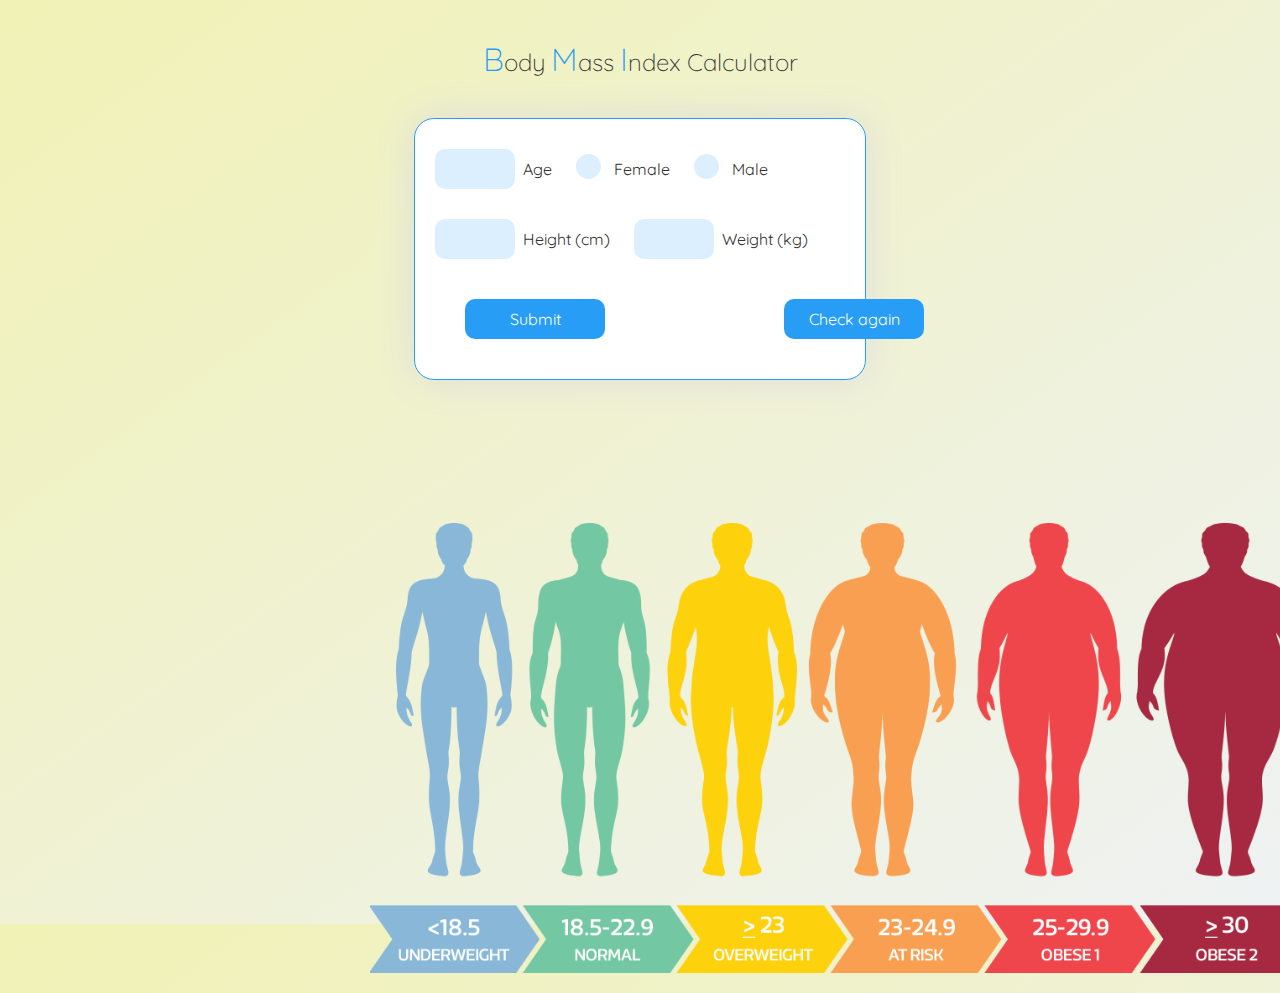
<file: templates/bmi.html>
<!DOCTYPE html>
<html lang="en">
    <head>
        <link href="https://fonts.googleapis.com/css?family=Quicksand:400,700" rel="stylesheet">
       <link rel="stylesheet" href="../static/css/bmi.css">
      </head>
      <body>
        <h3><b>B</b>ody <b>M</b>ass <b>I</b>ndex Calculator</h3>
      <form class="form" id="form" onsubmit="return validateForm()">
      <div class="row-one">
        <input type="text" class="text-input" id="age" autocomplete="off" required/><p class="text">Age</p>
        <label class="container">
        <input type="radio" name="radio" id="f"><p class="text">Female</p>
          <span class="checkmark"></span>
        </label>
        <label class="container">
        <input type="radio" name="radio" id="m"><p class="text">Male</p>
          <span class="checkmark"></span>
        </label>
        </div>
      
      <div class="row-two">
        <input type="text" class="text-input" id="height" autocomplete="off" required><p class="text">Height (cm)</p>
        <input type="text" class="text-input" id="weight" autocomplete="off" required><p class="text">Weight (kg)</p>
      </div>
      <button type="button" id="submit">Submit</button>
      
      </form>
      <button type="button" id="reload" onclick="reload()">Check again</button>
      <script src="../static/js/bmi.js"></script>
      <br><img src="../static/images/bmi .png" alt="" id="">
      </body>
</html>
</file>
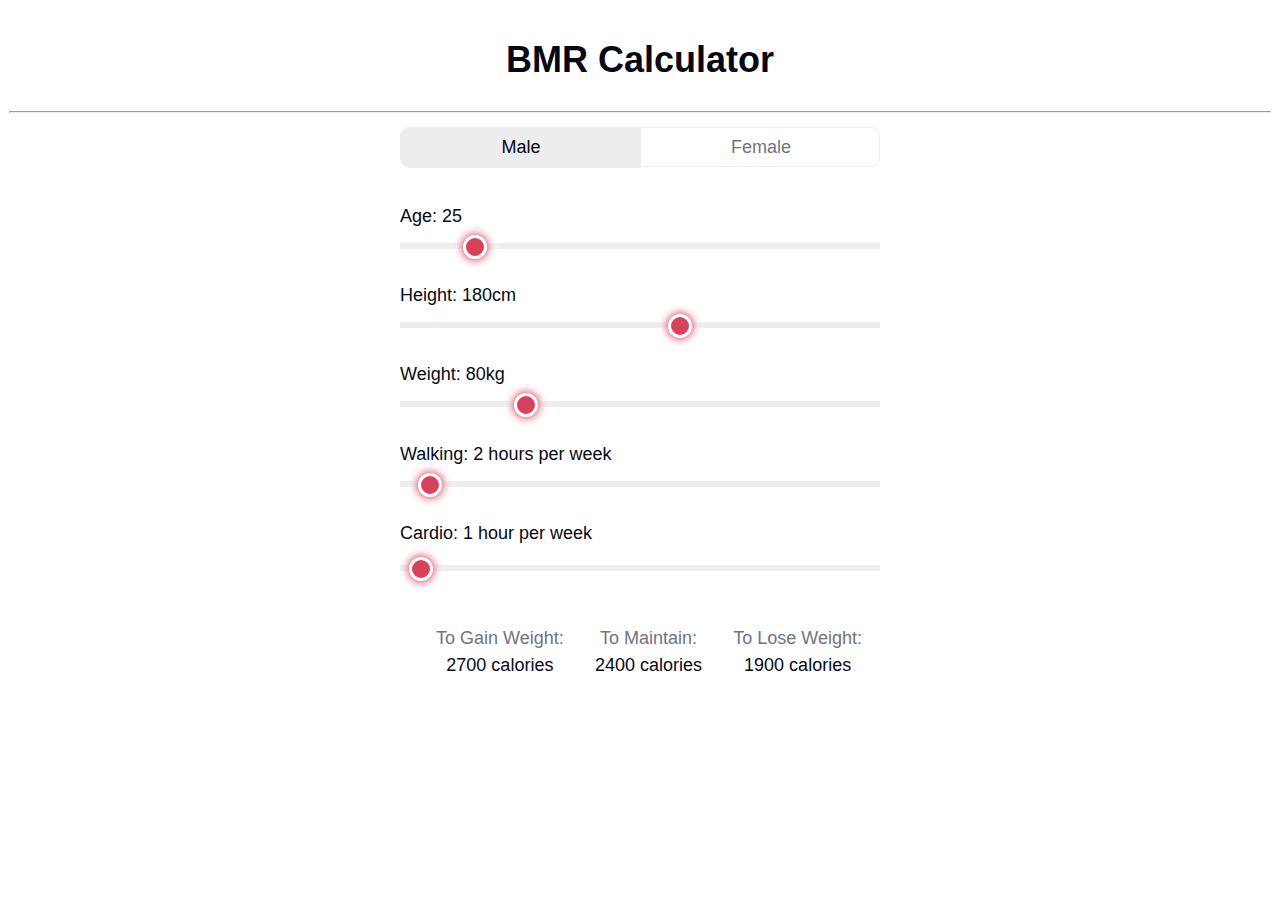
<file: templates/bmr.html>
<!DOCTYPE html>
<html lang="en">
<head>
  <meta charset="UTF-8">
  <meta http-equiv="X-UA-Compatible" content="IE=edge">
  <meta name="viewport" content="width=device-width, initial-scale=1.0">
  <title>Document</title>
  <link rel="stylesheet" href="../static/css/bmr.css">
  <script src="https://ajax.googleapis.com/ajax/libs/jquery/3.5.1/jquery.min.js"></script>
</head>
<body>
<h1 id="h">BMR Calculator</h1>
<hr>
<div id="bmr-calculator" class="wrapper">
  <div class="calculator">
    <div class="choose-gender">
    <div class="segmented-control"><input id="calc-gender-male" type="radio" name="gender" value="male" checked=""><label for="calc-gender-male">Male</label></div>
      <div class="segmented-control">
    <input id="calc-gender-female" type="radio" name="gender" value="female"><label for="calc-gender-female">Female</label></div>
    </div>
    <label for="calc-age" id="calc-age_value">Age: 25</label>
    <input id="calc-age" type="range" value="25" min="13" max="100">
    <label for="calc-height" id="calc-height_value">Height: 180cm</label>
    <input id="calc-height" type="range" value="180" min="80" max="250">
    <label for="calc-weight" id="calc-weight_value">Weight: 80kg</label>
    <input id="calc-weight" type="range" value="80" min="40" max="200">
    <label for="calc-walking" id="calc-walking_value">Walking: 2 hours per week</label>
    <input id="calc-walking" type="range" value="2" min="0" max="50">
    <label for="calc-cardio" id="calc-cardio_value">Cardio: 1 hour per week</label>
    <input id="calc-cardio" type="range" value="1" min="0" max="50">
  </div>
  <div class="results">
    <div id="calc-target-gain">
      To Gain Weight:<br>
      <span>2700 calories</span>
    </div>
    <div id="calc-target-maintain">
      To Maintain:<br>
      <span>2400 calories</span>
    </div>
    <div id="calc-target-lose">
      To Lose Weight:<br>
      <span>1900 calories</span>
    </div>
  </div>
  <script>
    $(".calculator input").on("input change", function (event) {
  var parameterName =  $(this).attr("id").split("calc-")[1];
  var centimeters = $(this).val()
  
  switch (parameterName) {
    case "height":
      $("#calc-height_value").html("Height: " + centimeters + " cm");
      break;
    case "weight":
      var kg = $(this).val();
      $("#calc-weight_value").html("Weight: " + kg + " kg");
      break;
    case "age":
      $("#calc-age_value").html("Age: " + $(this).val());
      break;
    case "cardio":
      $("#calc-cardio_value").html("Cardio: " + $(this).val() + " hours per week");
      break;
    case "walking":
      $("#calc-walking_value").html("Walking: " + $(this).val() + " hours per week");
      break;
  }
  
  var height = parseInt($("#calc-height").val(), 10);
  var age = parseInt($("#calc-age").val(), 10);
  var weight = parseInt($("#calc-weight").val(), 10);
  var walking = parseInt($("#calc-walking").val(), 10);
  var cardio = parseInt($("#calc-cardio").val(), 10);
  var gender = $(".calculator input[name='gender']:checked").val();
  
  // The Harris–Benedict equations revised by Mifflin and St Jeor in 1990: 'A new predictive equation for resting energy expenditure in healthy individuals'
  var bmr = parseInt(10 * weight + 6.25 * height - 5 * age, 10) + (gender === "male" ? 5 : -161);
  bmr = bmr * 1.2;
  bmr += walking*60*(.03 * weight*1/0.45) / 7;
  bmr += cardio*60*(.07 * weight*1/0.45) / 7;
  bmr = Math.floor(bmr);
  
  var targetGainWeight = Math.round((bmr+300) / 100) * 100;
  var targetMaintain = Math.round((bmr) / 100) * 100;
  var targetLoseWeight = Math.round((bmr-500) / 100) * 100;
  
  $("#calc-target-gain span").html(targetGainWeight + " calories");
    $("#calc-target-maintain span").html(targetMaintain + " calories");
   $("#calc-target-lose span").html(targetLoseWeight + " calories");
});
  </script>
</body>
</html>
</file>
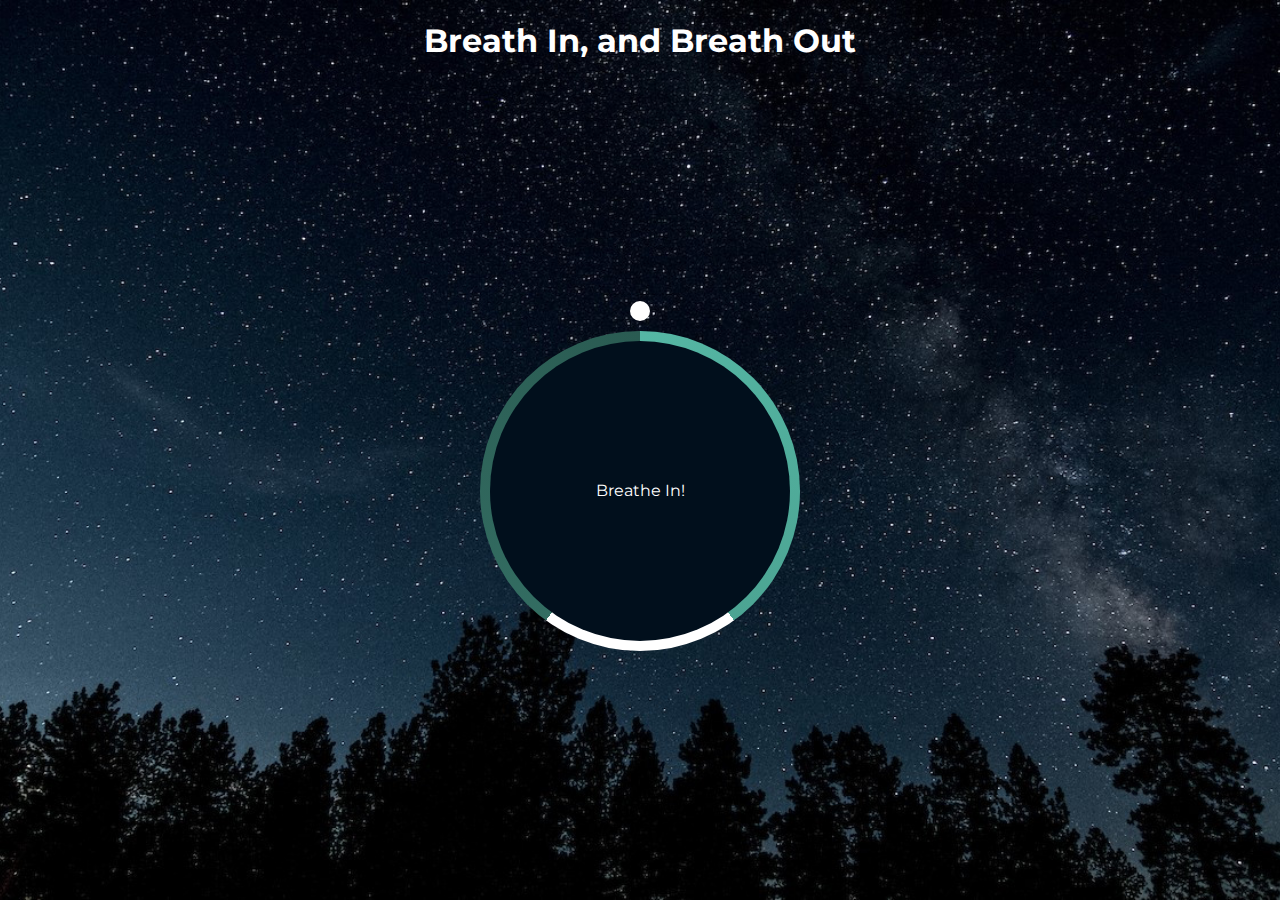
<file: templates/breathe.html>
<html lang="en">
  <head>
    <meta charset="UTF-8" />
    <meta name="viewport" content="width=device-width, initial-scale=1.0" />
    <meta http-equiv="X-UA-Compatible" content="ie=edge" />
    <link rel="stylesheet" href="../static/css/style.css" />
    <title>Relaxer</title>
  </head>
  <body>
      <h1>Breath In, and Breath Out</h1>
      <div class="container" id="container">
        <div class="circle"></div>
  
        <p id="text"></p>
  
        <div class="pointer-container">
          <span class="pointer"></span>
        </div>
  
        <div class="gradient-circle"></div>
      </div>
  
      <script src="../static/js/script.js"></script>
  </body>
</html>
</file>
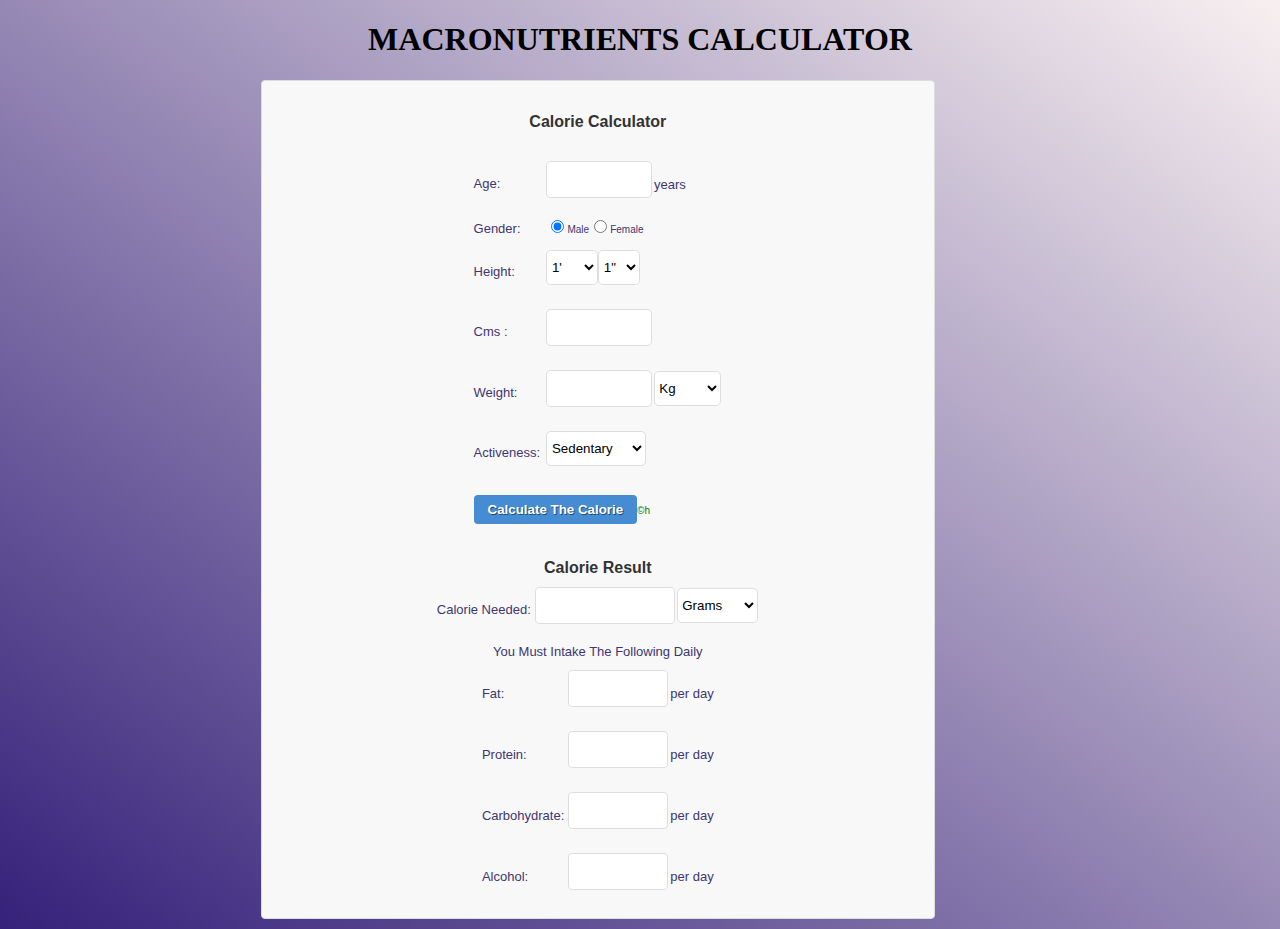
<file: templates/macro.html>
<!DOCTYPE html>
<html lang="en">
<head>
    <meta charset="UTF-8">
    <meta http-equiv="X-UA-Compatible" content="IE=edge">
    <meta name="viewport" content="width=device-width, initial-scale=1.0">
    <title>MACRO CALCULATOR</title>
    <link rel="stylesheet" href="../static/css/macro.css">
    <script src="../static/js/macro.js"></script>
</head>
<body>
    <h1 id="center">MACRONUTRIENTS CALCULATOR</h1>
    <div class='resp_code align='center''>
        <table id ='tab' align='center' cellspacing='0' cellpadding='0' style="width:100%;">
        <tr><td align=center>
            <br><b>Calorie Calculator</b><br><br><form name="frm" action="" class='frms noborders'><table><tr><td style="color: #3D366F; font-size:13px;">Age:</td><td><input type="text" name="age" id="age" align="left" size="3" maxlength="2" onkeypress="return cknum(event,age)"></td><td><font color="#3D366F" size="2">years</font></td></tr><tr><td style="color: #3D366F; font-size:13px;">Gender:</td><td><input type="radio" name="gen" id="gen" checked><font color="#3D366F" size="0.7">Male</font><input type="radio" name="gen" id="gen"><font color="#3D366F" size="0.7">Female</font></td></tr><tr><td style="color: #3D366F; font-size:13px;">Height:</td><td><select style='width:50%;' name="foot" id="foot" onchange="hcon()"><option value="1">1'</option><option value="2">2'</option><option value="3">3'</option><option value="4">4'</option><option value="5">5'</option><option value="6">6'</option><option value="7">7'</option></select><select style='width:40%;'name="inch" id="inch" onchange="hcon()"><option value="1">1"</option><option value="2">2"</option><option value="3">3"</option><option value="4">4"</option><option value="5">5"</option><option value="6">6"</option><option value="7">7"</option><option value="8">8"</option><option value="9">9"</option><option value="10">10"</option><option value="11">11"</option></select></td></tr><tr><td style="color: #3D366F; font-size:13px;">Cms :</td><td><input type="text" name="cen" id="cen" size="4" onkeyup="con(cen)"></td></tr><tr><td style="color: #3D366F; font-size:13px;">Weight:</td><td><input type="text" name="weight" id="weight" maxlength="3" size="3" onkeyup="isNumberKey(this.id)"></td><td><select name="wtype" id="wtype"><option value="kg">Kg</option><option value="pounds">Pounds</option></select></td></tr><tr><td style="color: #3D366F; font-size:13px;">Activeness:</td><td><select style='width:100px;' name="loa" id="loa"><option value="1">Sedentary</option><option value="2">Light Active</option><option value="3">Moderately Active</option><option value="4">Very Active</option><option value="5">Extra Active</option></select></td></tr><tr><td colspan='2' align="center"><input class='blue_button' type="button" value="Calculate The Calorie" onclick="cc()"><span id="dumdiv" align="center" style=" font-size: 10px;color: #dadada;"><a id="dum" style="padding-right:0px; text-decoration:none;color: green;text-align:center;" href="https://www.hscripts.com">©h</a></span></td></tr></table></form>
        <br><table align="center" border="0" class="frms noborders"><caption><b>Calorie Result</b></caption><tr><td align="right" style="color: #3D366F; font-size:13px;">Calorie Needed:</td><td><input type="text" id="rc" style="font-size:13px;" size="15" readonly></td><td><select name="caltype" id="caltype" onChange="convert()"><option value="g">Grams</option><option value="kg">Kilograms</option><option value="pounds">Pounds</option></select></td></tr></table><div style="color: #3D366F; font-size:13px;">You Must Intake The Following Daily</div><table class="frms noborders"><tr><td style="color: #3D366F; font-size:13px;">Fat:</td><td style="color: #3D366F; font-size:13px;"><input type="text" id="rf" style="font-size:13px;" size="10" readonly></td><td><font color="#3D366F" size="2" style='float:right'><label id="l1"></label> per day</font></td></tr><tr><td style="color: #3D366F; font-size:13px;">Protein:</td><td style="color: #3D366F; font-size:13px;"><input type="text" id="rp" style="font-size:13px;" size="10" readonly></td><td><font color="#3D366F" size="2" style='float:right'><label id="l2"></label> per day</font></td></tr><tr><td style="color: #3D366F; font-size:13px;">Carbohydrate:</td><td style="color: #3D366F; font-size:13px;"><input type="text" id="rh" style="font-size:13px;" size="10" readonly></td><td><font color="#3D366F" size="2" style='float:right'><label id="l3"></label> per day</font></td></tr><tr><td style="color: #3D366F; font-size:13px;">Alcohol:</td><td style="color: #3D366F; font-size:13px;"><input type="text" id="ra" style="font-size:13px;" size="10" readonly></td><td><font color="#3D366F" size="2" style='float:right'><label id="l4"></label> per day</font></td></tr></table>
        </tr></td>
        </table>
        </div>
        
</body>
</html>
</file>
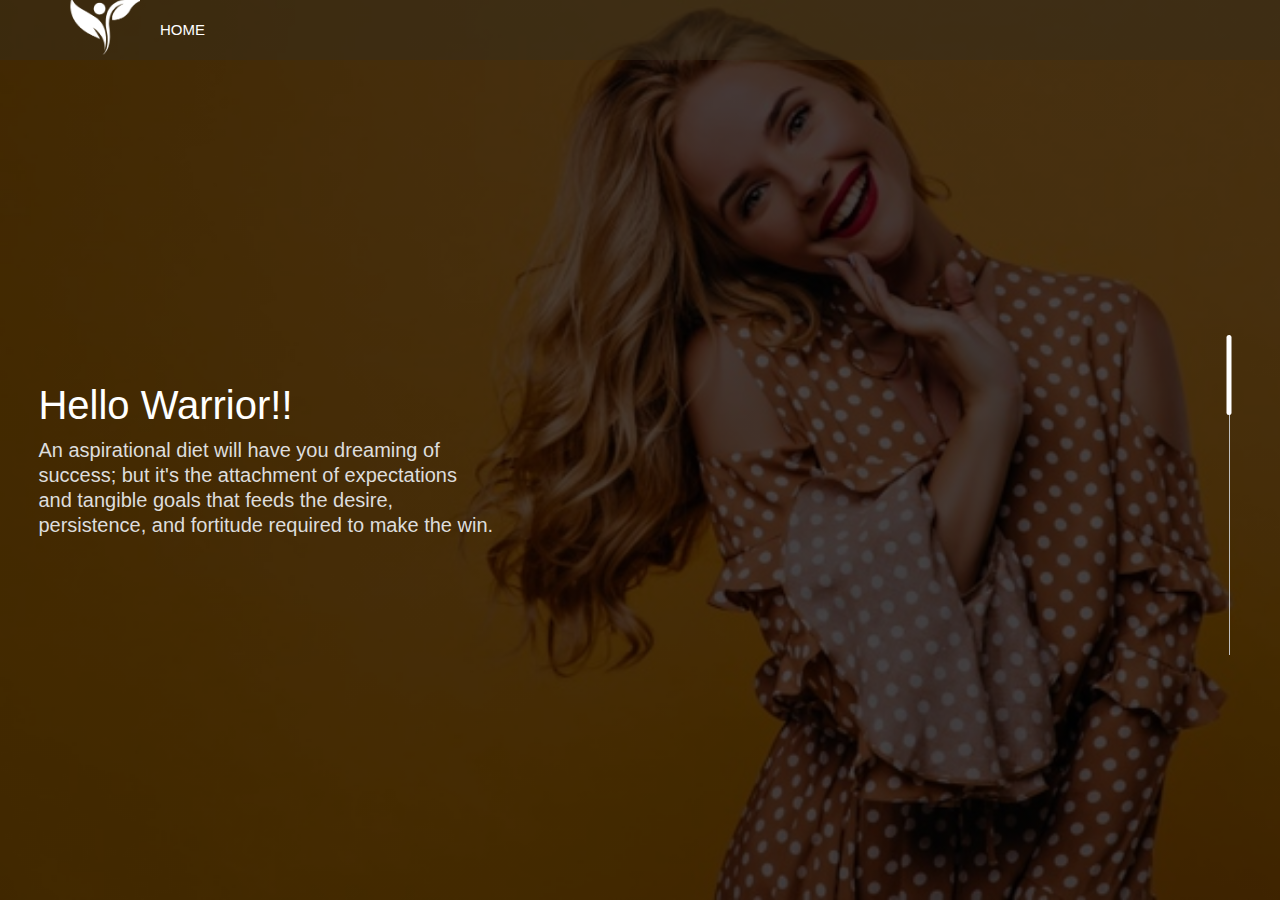
<file: templates/task.html>
<!DOCTYPE html>
<html lang="en">
    <head>
        <meta name="viewpoint" content="width=decice-width, initial-scale=1.0">
        <title>USER</title>
        <link rel = "stylesheet" href = "../static/css/task.css">
        <link href = "https://fonts.googleleapis.com/css2?family=Roboto:wght@400;700&display=swap" rel = "stylesheet">
    </head>
    <body>
        <div class="container">
        <div class="navbar">
            <div class="logo">
                <img src = "../static/images/logo.png">
            </div>
            <nav>
                <ul>
                    <li><a href='/'> HOME </a></li>
                </ul>
            </nav>
            <div class="msg-container">
                <div id="slider">
                    <div class="msg-col">
                        <h1>Hello Warrior!!</h1>
                        <p> An aspirational diet will have you dreaming of <br>
                            success; but it's the attachment of expectations<br>
                            and tangible goals that feeds the desire,<br>
                            persistence, and fortitude required to make the win.</p>
                    </div>
                    <div class="msg-col">
                        <h1>TASK 1</h1>
                        <h2>Deal With ACUTE STRESS</h2>
                        <p> 1. Take a deep breath and slowly release it, perform this for 10 min.<br>
                            2. Style yourself different than other days.<br>
                            3. Take a quick, 5 min meditation.<br>
                            4. Frame your day early in the morning.<br>
                            5. Do simple exercises while sitting.</p>
                    </div>
                    <div class="msg-col">
                        <h1>TASK 2 </h1>
                        <h2>Deal With EPISODIC ACUTE STRESS</h2>
                        <p> 1. Let music aid you. <br>
                            2. Indulge yourself in your favourite hobby. <br>
                            3. Try to write down the ideal lifestyle, It will motivate you
                            <br> to live like that. <br>
                            4. Build your supportive relationship with family, friends or employer.<br>
                            5. Follow Task 1</p>
                    </div>
                    <div class="msg-col">
                        <h1>TASK 3</h1>
                        <h2>Deal With CHRONIC STRESS</h2>
                        <p> 1. Make exercises your best friend.<br>
                            2. Cultivate supportive Relationship.<br>
                            3. Fuel your body with a healthy diet.<br>
                            4. Take some time off from daily life.<br>
                            Follow Task 2 and 1.</p>
                    </div>
                </div>
            </div>
            <div class="controller">
                <div id="line1">

                </div>
                <div id="line2">
                    
                </div>
                <div id="line3">
                    
                </div>
                <div id="line4">
                    
                </div>
                <div id="active"></div>
            </div>
        </div>
    </div>

    <script>
        var slider=document.getElementById('slider');
        var active=document.getElementById('active');
        var line1=document.getElementById('line1');
        var line2=document.getElementById('line2');
        var line3=document.getElementById('line3');
        var line4=document.getElementById('line4');
        line1.onclick = function(){
            slider.style.transform = 'translateX(0)';
            active.style.top ='0px'
        }
        line2.onclick = function(){
            slider.style.transform = 'translateX(-25%)';
            active.style.top ='80px'
        }
        line3.onclick = function(){
            slider.style.transform = 'translateX(-50%)';
            active.style.top ='160px'
        }
        line4.onclick = function(){
            slider.style.transform = 'translateX(-75%)';
            active.style.top ='240px'
        }
    </script>
    </body>
</html>
</file>
<file: static/css/bmi.css>
* {
  font-family: Quicksand;
  font-size: 16px;
  color: #333;
}

body {
  margin: 0;
  height: 100vh;
  padding: 0;
  border: 0;
  background: linear-gradient(to bottom right,  #F1F2B5, #eef2f3);
}

.form {
  background-color: #fff;
  height: 260px;
  width: 450px;
  border-radius: 20px;
  margin: 20px auto 20px auto;
  display: block;
  border: solid 1px #289df6;
  
  box-shadow: 0 0 40px 0 #ddd;
}

.form:hover {
  box-shadow: 0 0 60px 0 #ccc;
  transition: .4s;
  transform: scale(1.02);
}

.row-one {
  padding: 20px;
}

.row-two {
  padding: 20px;
}

.text-input {
  width: 60px;
  height: 30px;
  border-radius: 10px;
  background-color: #dbeffe;
  border: none;
  outline: none;
  padding: 5px 10px;
  cursor: pointer;
}

.text-input:last-child {
  margin-bottom: 35px;
}

.text-input:hover {
  background-color: #cbe7fd;
}

#submit {
  border: none;
  border-radius: 10px;
  height: 40px;
  width: 140px;
  background-color: #289df6;
  color: #fff;
  margin: auto;
  display: block;
  outline: none;
  cursor: pointer;
  margin-left: 50px;
  position: absolute;
  margin-top: 10px;
}

#submit:hover{
  background-color: #0a8ef2;
}

.text {
  display: inline-block;
  margin: 5px 20px 5px 8px;;
}

.row-one {
  padding: 30px 20px 15px 20px;
}
.row-two {
  padding: 15px 20px 30px 20px;
}

.container {
  display: inline-block;
  position: relative;
  padding-left: 30px;
  cursor: pointer;
  user-select: none;
}

.container input {
  position: absolute;
  opacity: 0;
}

.checkmark {
  position: absolute;
  top: 0;
  left: 0;
  height: 25px;
  width: 25px;
  background-color: #dbeffe;
  border-radius: 50%;
}

.container:hover input ~ .checkmark {
  background-color: #cbe7fd;
}

.container input:checked ~ .checkmark {
  background-color: #289df6;
}

h1 {
  font-size: 30px;
  font-weight: 300;
  text-align: center;
  color: #289df6;
  padding-top: 15px;
  display: block;
}

h2 {
  font-size: 22px;
  font-weight: 300;
  text-align: center;
}

h3 {
  font-size: 24px;
  font-weight: 300;
  text-align: center;
  padding: 15px;
}

h3 b {
  font-size: 32px;
  font-weight: 300;
  color: #289df6;
}

.checkmark:after {
  content: "";
  position: absolute;
  display: none;
}

.container input:checked ~ .checkmark:after {
  display: block;
}

.container .checkmark:after {
  left: 9px;
  top: 5px;
  width: 5px;
  height: 10px;
  border: solid white;
  border-width: 0 2px 2px 0;
  transform: rotate(45deg);
}
#reload{
  margin-left:49em ;
  margin-top: -101px;
  position:relative;
  border: none;
  border-radius: 10px;
  height: 40px;
  width: 140px;
  background-color: #289df6;
  color: #fff;
  display: block;
  outline: none;
  cursor: pointer;
}
#reload:hover{
  background-color: #0a8ef2;
}
img{
	margin-left: 350px;
  height: 50%;
  margin-top: 09em;
  position:absolute;
  padding: 20px;
}
</file>
<file: static/css/bmr.css>
:root {
    --primary-color: #435fda;
    --secondary-color: #d8415c;
    --body-font-size: 16px;
    --line-height: 1.5;
    --content-width: 480px;
    --background-color: #fff;
    --background-color-secondary: #f8f8f9;
    --text-color: #060914;
    --text-color--muted: #71737f;
    --line-color: #ededef;
  }
  
  @media (prefers-color-scheme: dark) {
    :root {
      --primary-color: #657bdb;
      --primary-color--translucent: rgba(85, 106, 195, 0.3);
      --secondary-color: #d93d59;
      --background-color: #060913;
      --background-color-secondary: #0f1424;
      --text-color: #e4e4e7;
      --text-color--muted: #838690;
      --line-color: #303341;
    }
  }
  
  html {
    font-size: 100%;
    background-color: var(--background-color);
    color: var(--text-color);
  }
  
  body {
    font-family: "Geomanist", sans-serif;
    font-size: var(--body-font-size);
    line-height: var(--line-height);
    padding: .5em .5em 2em .5em;
    margin: 0;
  }
  
  .wrapper {
    max-width: var(--content-width);
    margin: calc(var(--line-height) * .5em) auto 0 auto;
  }
  
  .results {
    margin-top: .5em;
    text-align: center;
  }
  
  .results > div {
    margin-bottom: .5em;
  }
  
  @media (min-width: 440px) {
    :root {
      --body-font-size: 18px;
      --line-height: 1.5;
    }
  
    .results {
      margin: 2em 1em 0 2em;
      display: flex;
      justify-content: space-between;
      column-gap: 1em;
    }
    .results > div {
      margin-bottom: 0;
    }
  }
  
  .choose-gender {
    display: flex;
    align-items: stretch;
    margin-bottom: 2em;
  }
  
  .segmented-control {
    flex: 1;
    text-align: center;
    line-height: 2em;
    border: 1px solid var(--line-color);
  }
  
  .segmented-control:first-child {
    border-radius: 0.5em 0 0 0.5em;
  }
  
  .segmented-control:last-child {
    border-radius: 0 0.5em 0.5em 0;
  }
  
  .results {
    color: var(--text-color--muted);
  }
  
  .results span {
    font-weight: 500;
    color: var(--text-color);
  }
  
  /* The crazy stuff that needs to be here for the custom input styling */
  input[type="range"] {
    -webkit-appearance: none;
    margin: 18px 0;
    width: 100%;
    transition: all 0.265ms ease-out;
  }
  
  input[type="range"]:not(:last-of-type) {
    margin-top: 0;
    margin-bottom: 2.5em;
  }
  
  input[type="range"]:focus {
    outline: none;
  }
  
  input[type="range"]::-webkit-slider-runnable-track {
    width: 100%;
    height: 6px;
    cursor: pointer;
    background: var(--line-color);
  }
  
  input[type="range"]::-webkit-slider-thumb {
    box-shadow: 0 0 8px 1px var(--secondary-color),
      0 0 16px 4px var(--background-color);
    border: 3px solid #fff;
    height: 24px;
    width: 24px;
    border-radius: 50%;
    background: var(--secondary-color);
    cursor: pointer;
    -webkit-appearance: none;
    margin-top: -8px;
  }
  input[type="range"]:focus::-webkit-slider-runnable-track {
    background: var(--secondary-color);
  }
  
  input[type="radio"] {
    -webkit-appearance: none;
    display: none;
  }
  
  .segmented-control input[type="radio"] + label {
    border: 1px solid rgba(0, 0, 0, 0);
    width: 100%;
    height: 100%;
    display: block;
    cursor: pointer;
    color: var(--text-color--muted);
  }
  
  .segmented-control input[type="radio"]:checked + label {
    background-color: var(--line-color);
    width: 100%;
    height: 100%;
    display: block;
    color: var(--text-color);
  }
  
  .segmented-control input[type="radio"]:focus + label {
    border: 1px solid var(--secondary-color);
  }
  
  .segmented-control:first-child input[type="radio"]:checked + label {
    border-radius: 0.5em 0 0 0.5em;
  }
  
  .segmented-control:last-child input[type="radio"]:checked + label {
    border-radius: 0 0.5em 0.5em 0;
  }
  
  input[type=range]::-moz-range-track {
    width: 100%;
    height: 100%;
    cursor: pointer;
    background: var(--line-color);
  }
  
  input[type=range]::-moz-range-thumb {
      box-shadow: 0 0 8px 1px var(--secondary-color),
      0 0 16px 4px var(--background-color);
    border: 3px solid #fff;
    height: 24px;
    width: 24px;
    border-radius: 50%;
    background: var(--secondary-color);
    cursor: pointer;
    -webkit-appearance: none;
    margin-top: -8px;
  }
#h{
    text-align: center;
}
</file>
<file: static/css/style.css>
@import url('https://fonts.googleapis.com/css?family=Montserrat&display=swap');

* {
  box-sizing: border-box;
}

body {
  background: #224941 url('../images/pic.jpg') no-repeat center center/cover;
  color: #fff;
  font-family: 'Montserrat', sans-serif;
  min-height: 100vh;
  overflow: hidden;
  display: flex;
  flex-direction: column;
  align-items: center;
  margin: 0;
}

.container {
  display: flex;
  align-items: center;
  justify-content: center;
  margin: auto;
  height: 300px;
  width: 300px;
  position: relative;
  transform: scale(1);
}

.circle {
  background-color: #010f1c;
  height: 100%;
  width: 100%;
  border-radius: 50%;
  position: absolute;
  top: 0;
  left: 0;
  z-index: -1;
}

.gradient-circle {
  background: conic-gradient(
    #55b7a4 0%,
    #4ca493 40%,
    #fff 40%,
    #fff 60%,
    #336d62 60%,
    #2a5b52 100%
  );
  height: 320px;
  width: 320px;
  z-index: -2;
  border-radius: 50%;
  position: absolute;
  top: -10px;
  left: -10px;
}

.pointer {
  background-color: #fff;
  border-radius: 50%;
  height: 20px;
  width: 20px;
  display: block;
}

.pointer-container {
  position: absolute;
  top: -40px;
  left: 140px;
  width: 20px;
  height: 190px;
  animation: rotate 7.5s linear forwards infinite;
  transform-origin: bottom center;
}

@keyframes rotate {
  from {
    transform: rotate(0deg);
  }

  to {
    transform: rotate(360deg);
  }
}

.container.grow {
  animation: grow 3s linear forwards;
}

@keyframes grow {
  from {
    transform: scale(1);
  }

  to {
    transform: scale(1.2);
  }
}

.container.shrink {
  animation: shrink 3s linear forwards;
}

@keyframes shrink {
  from {
    transform: scale(1.2);
  }

  to {
    transform: scale(1);
  }
}
</file>
<file: static/css/macro.css>
.blue_button{background: none repeat scroll 0 0 #468CD2;border-bottom: 3px solid #3277BC;text-shadow: 1px 1px 0 #214D73;border: medium none;border-radius: 0.3em;color: #FFFFFF;cursor: pointer;font-weight: bold;margin: 10px 0;padding: 7px 14px;}
.frms input[type="text"], [type="password"], [type="file"], textarea, select {
    background: none repeat scroll 0 0 #fff;
    border: 1px solid #ddd;
    border-radius: 0.35em;
    height: 35px;
    margin-bottom: 15px;
    margin-top: 5px;
    padding: 0 0.5%;
    width: 99%;
}
#center{
    text-align: center;
}
.resp_code {
    background: none repeat scroll 0 0 #f8f8f8;
    border: 1px solid #ddd;
    border-radius: 0.25em;
    color: #333;
    font: 1em/1.3em Tahoma,Geneva,sans-serif;
    margin: 5px 10px 10px 20%;
    overflow: auto;
    padding: 10px 20px;
    width:50%;
}
@media only screen and (max-width:650px) {.resp_code {
    margin: 5px 1px 10px !important;
    width:auto !important;}
}
body{
    height: 100%;
    background-image: linear-gradient(to bottom left, rgb(247, 240, 240), rgb(53, 33, 122));
    background-repeat: no-repeat;;
	color: black;
}
</file>
<file: static/css/task.css>
*{
    margin: 0;
    padding: 0;
    font-family: sans-serif;
}
.container{
    width: 100%;
    height: 100vh;
    background-image:  linear-gradient(rgba(0,0,0,0.7),rgba(0,0,0,0.7)),url(../images/yoga2.jpg);
    background-size: cover;
    position: relative;
    box-sizing: border-box;
}
.navbar{
    width: 100%;
    height: 60px;
    display: flex;
    align-items: center;
    background: rgba(53, 44, 25, 0.5);
    padding: 0 60px;
    box-sizing: border-box;
}
.logo{
    width: 100px;
}
.logo img{
    width: 80px;
    position: relative;
    z-index: 10;
    cursor: pointer;
}
nav{
    flex: 1;
}
nav ul li{
    list-style: none;
    display: inline-block;
    margin-right: 60px;
}

nav ul li a{
    text-decoration: none;
    color: #fff;
    font-size: 15px;
}
.msg-container{
    width: 600px;
    height: 280px;
    position:absolute;
    left: 3%;
    top: 57%;
    transform: translateY(-50%);
    overflow: hidden;
}
#slider{
    display: inline-flex;
    transition: 0.5;
}
.msg-col{
    width: 600px;
    height: 280px;
}
.msg-col h1{
    color: #fff;
    font-size: 40px;
    font-weight: 100;
    margin: 10px 0;
}
.msg-col h2{
    color: #fff;
    font-size: 30px;
    font-weight: 100;
    margin: 10px 0;
}
.msg-col p{
    color: #ddd;
    font-size: 20px;
    line-height: 25px;
}
.controller{
    width: 1px;
    height: 320px;
    display: block;
    background: #c0c0c0;
    position: absolute;
    top: 55%;
    right: 50px;
    transform: translateY(-50%);
}
#line1,#line2,#line3,#line4{
    height: 80px;
    width: 10px;
    cursor: pointer;
    transform: translateX(-50%);
}
#active{
    width: 5px;
    height: 80px;
    border-radius: 10px;
    background: #fff;
    position: absolute;
    top: 0;
    transform: translateX(-50%);
    transition: 0.5;
}
</file>
